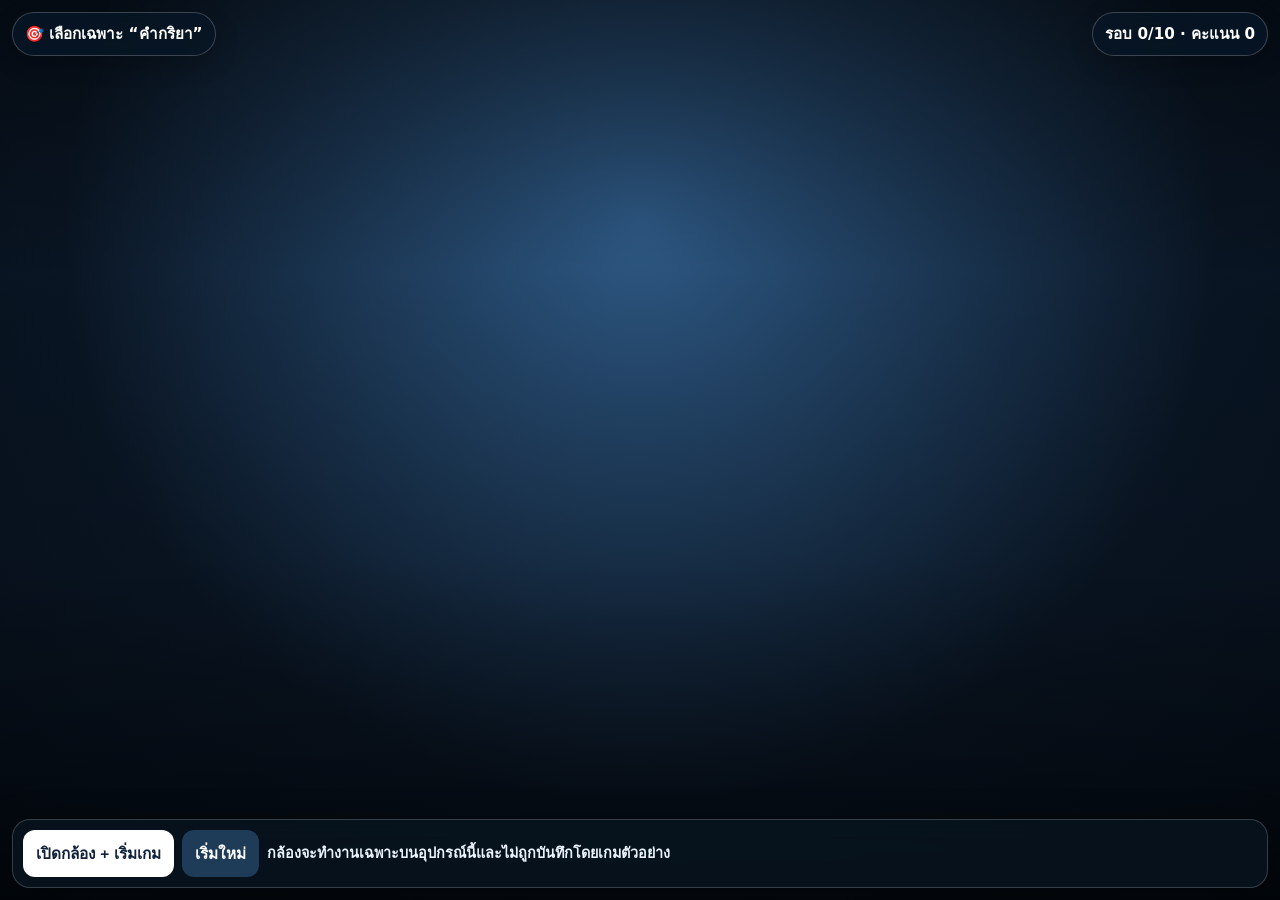
<file: examples/ar-word-hunt.html>
<!doctype html>
<html lang="th">
<head><meta charset="utf-8"><meta name="viewport" content="width=device-width,initial-scale=1,viewport-fit=cover">
<title>AR Word Hunt</title>
<style>
*{box-sizing:border-box}html,body{width:100%;height:100%;margin:0}body{font-family:system-ui,-apple-system,"Segoe UI",sans-serif;background:#08121f;color:white;overflow:hidden;touch-action:manipulation}
video,.fallback{position:fixed;inset:0;width:100%;height:100%;object-fit:cover}.fallback{background:radial-gradient(circle at 50% 25%,#315f8e,#0a1625 62%,#06101c)}.shade{position:fixed;inset:0;background:linear-gradient(180deg,#0007 0,#0001 30%,#0002 62%,#0009 100%)}
.hud{position:fixed;top:max(12px,env(safe-area-inset-top));left:12px;right:12px;display:flex;gap:8px;justify-content:space-between;align-items:flex-start;z-index:3}.pill{max-width:calc(50% - 4px);background:#081625d9;border:1px solid #ffffff35;padding:9px 12px;border-radius:999px;backdrop-filter:blur(12px);font-size:clamp(.75rem,2.7vw,.95rem);font-weight:700;box-shadow:0 8px 24px #0003}
.target{position:fixed;z-index:4;width:min(27vw,240px);min-height:58px;padding:12px 10px;border:2px solid #ffffffa0;border-radius:18px;background:#fffffff0;color:#10213b;font-weight:850;font-size:clamp(16px,3.6vw,28px);box-shadow:0 12px 32px #0006;cursor:pointer;display:grid;place-items:center;text-align:center;backdrop-filter:blur(8px);transition:transform .12s ease}.target:active{transform:scale(.96)}
.target{touch-action:manipulation;user-select:none;-webkit-user-select:none;pointer-events:auto}
.target.is-correct{background:#dcfce7;color:#14532d;border-color:#22c55e;transform:scale(1.04)}
.target.is-wrong{background:#fee2e2;color:#7f1d1d;border-color:#ef4444}
.target.is-disabled{pointer-events:none;opacity:.82}
.panel{position:fixed;left:12px;right:12px;bottom:max(12px,env(safe-area-inset-bottom));z-index:5;display:flex;align-items:center;gap:8px;flex-wrap:wrap;background:#07131fe6;border:1px solid #ffffff30;border-radius:18px;padding:10px;backdrop-filter:blur(14px);box-shadow:0 12px 38px #0006}.panel button{border:0;border-radius:12px;padding:11px 13px;font-size:clamp(.8rem,2.8vw,.96rem);font-weight:750;cursor:pointer}.primary{background:#fff;color:#10213b}.panel>button:not(.primary){background:#1e3b58;color:#fff}#msg{flex:1 1 250px;min-width:0;font-weight:700;font-size:clamp(.74rem,2.6vw,.9rem);line-height:1.4;color:#eaf3fb}
@media(max-width:600px){.hud{flex-direction:column;align-items:stretch}.pill{max-width:none;width:fit-content}.pill:last-child{align-self:flex-end}.target{width:29vw;min-height:54px;padding:9px 6px;border-radius:14px}.panel{gap:6px}.panel button{flex:1}.panel #msg{flex-basis:100%;text-align:center}}
@media(max-width:380px){.target{font-size:15px}.panel{left:8px;right:8px}.hud{left:8px;right:8px}}
@media(max-height:500px) and (orientation:landscape){.hud{top:8px}.panel{bottom:8px;max-width:700px;margin:auto}.target{min-height:46px}.pill{padding:6px 10px}}
@media(prefers-reduced-motion:reduce){*{transition:none!important}}
</style></head>
<body>
<div class="fallback" id="fallback"></div><video id="cam" autoplay playsinline muted></video><div class="shade"></div>
<div class="hud"><div class="pill">🎯 เลือกเฉพาะ “คำกริยา”</div><div class="pill" id="stat">รอบ 0/10 · คะแนน 0</div></div>
<div id="arena"></div>
<div class="panel"><button class="primary" id="start">เปิดกล้อง + เริ่มเกม</button><button id="restart">เริ่มใหม่</button><span id="msg">กล้องจะทำงานเฉพาะบนอุปกรณ์นี้และไม่ถูกบันทึกโดยเกมตัวอย่าง</span></div>
<script>
"use strict";

const correct=["วิ่ง","อ่าน","เขียน","เดิน","นอน","กระโดด","ร้อง","ว่ายน้ำ","เต้น","ยิ้ม"];
const decoy=["ครู","บ้าน","โรงเรียน","แมว","หนังสือ","โต๊ะ","ดินสอ","ต้นไม้","รถ","ปลา"];

const arena=document.getElementById("arena");
const msg=document.getElementById("msg");
const stat=document.getElementById("stat");
const cam=document.getElementById("cam");
const fallback=document.getElementById("fallback");
const startBtn=document.getElementById("start");
const restartBtn=document.getElementById("restart");

let score=0;
let round=0;
let active=false;
let answerLocked=false;
let stream=null;
let nextTimer=null;

async function camera(){
  if(stream) return true;
  if(!navigator.mediaDevices?.getUserMedia){
    msg.textContent="อุปกรณ์นี้ไม่รองรับ Camera API — ใช้โหมดพื้นหลังสำรอง";
    return false;
  }
  try{
    stream=await navigator.mediaDevices.getUserMedia({
      video:{facingMode:"user"},
      audio:false
    });
    cam.srcObject=stream;
    fallback.style.display="none";
    return true;
  }catch(e){
    console.warn("Camera unavailable:",e);
    msg.textContent="เปิดกล้องไม่ได้ — เกมยังเล่นได้ด้วยพื้นหลังสำรอง";
    return false;
  }
}

function r(a){
  return a[Math.floor(Math.random()*a.length)];
}

function updateStat(){
  stat.textContent=`รอบ ${Math.min(round,10)}/10 · คะแนน ${score}`;
}

function placeTarget(button,index){
  // Keep targets away from the bottom control panel and top HUD.
  const columns=[10,39,68];
  button.style.left=(columns[index]+Math.random()*4)+"vw";
  button.style.top=(27+Math.random()*34)+"vh";
}

function spawn(){
  clearTimeout(nextTimer);
  arena.innerHTML="";
  answerLocked=false;

  if(round>=10){
    active=false;
    updateStat();
    msg.textContent=`🎉 จบเกม! คะแนน ${score} — อธิบายว่าคำกริยาคืออะไรให้เพื่อนฟัง`;
    return;
  }

  round++;
  updateStat();
  msg.textContent="แตะคำที่เป็นคำกริยา";

  const words=[r(correct),r(decoy),r(decoy)].sort(()=>Math.random()-.5);

  words.forEach((word,index)=>{
    const button=document.createElement("button");
    button.type="button";
    button.className="target";
    button.textContent=word;
    button.dataset.word=word;
    button.setAttribute("aria-label",`เลือกคำ ${word}`);
    placeTarget(button,index);
    arena.appendChild(button);
  });
}

function chooseTarget(button){
  if(!active || answerLocked || !button) return;

  answerLocked=true;
  const word=button.dataset.word || button.textContent.trim();
  const isCorrect=correct.includes(word);

  [...arena.querySelectorAll(".target")].forEach(el=>{
    el.classList.add("is-disabled");
  });

  if(isCorrect){
    score+=10;
    button.classList.remove("is-disabled");
    button.classList.add("is-correct");
    msg.textContent=`✅ "${word}" เป็นคำกริยา +10`;
  }else{
    score=Math.max(0,score-5);
    button.classList.remove("is-disabled");
    button.classList.add("is-wrong");
    msg.textContent=`❌ "${word}" ไม่ใช่คำกริยา -5`;
  }

  updateStat();

  // Advance automatically after feedback is visible.
  nextTimer=setTimeout(spawn,800);
}

// Event delegation makes mouse, touch and stylus taps reliable,
// even when target buttons are recreated every round.
arena.addEventListener("pointerup",(event)=>{
  const button=event.target.closest(".target");
  if(!button) return;
  event.preventDefault();
  chooseTarget(button);
});

// Keyboard / browsers that synthesize click without PointerEvent.
arena.addEventListener("click",(event)=>{
  if(window.PointerEvent) return;
  const button=event.target.closest(".target");
  if(!button) return;
  chooseTarget(button);
});

async function startGame(){
  startBtn.disabled=true;
  startBtn.textContent="กำลังเปิดกล้อง...";
  await camera();
  score=0;
  round=0;
  active=true;
  answerLocked=false;
  startBtn.textContent="เปิดกล้อง + เริ่มใหม่";
  startBtn.disabled=false;
  spawn();
}

startBtn.addEventListener("click",startGame);
restartBtn.addEventListener("click",()=>{
  score=0;
  round=0;
  active=true;
  answerLocked=false;
  spawn();
});

document.addEventListener("visibilitychange",()=>{
  if(document.visibilityState==="hidden") clearTimeout(nextTimer);
});
</script></body></html>
</file>
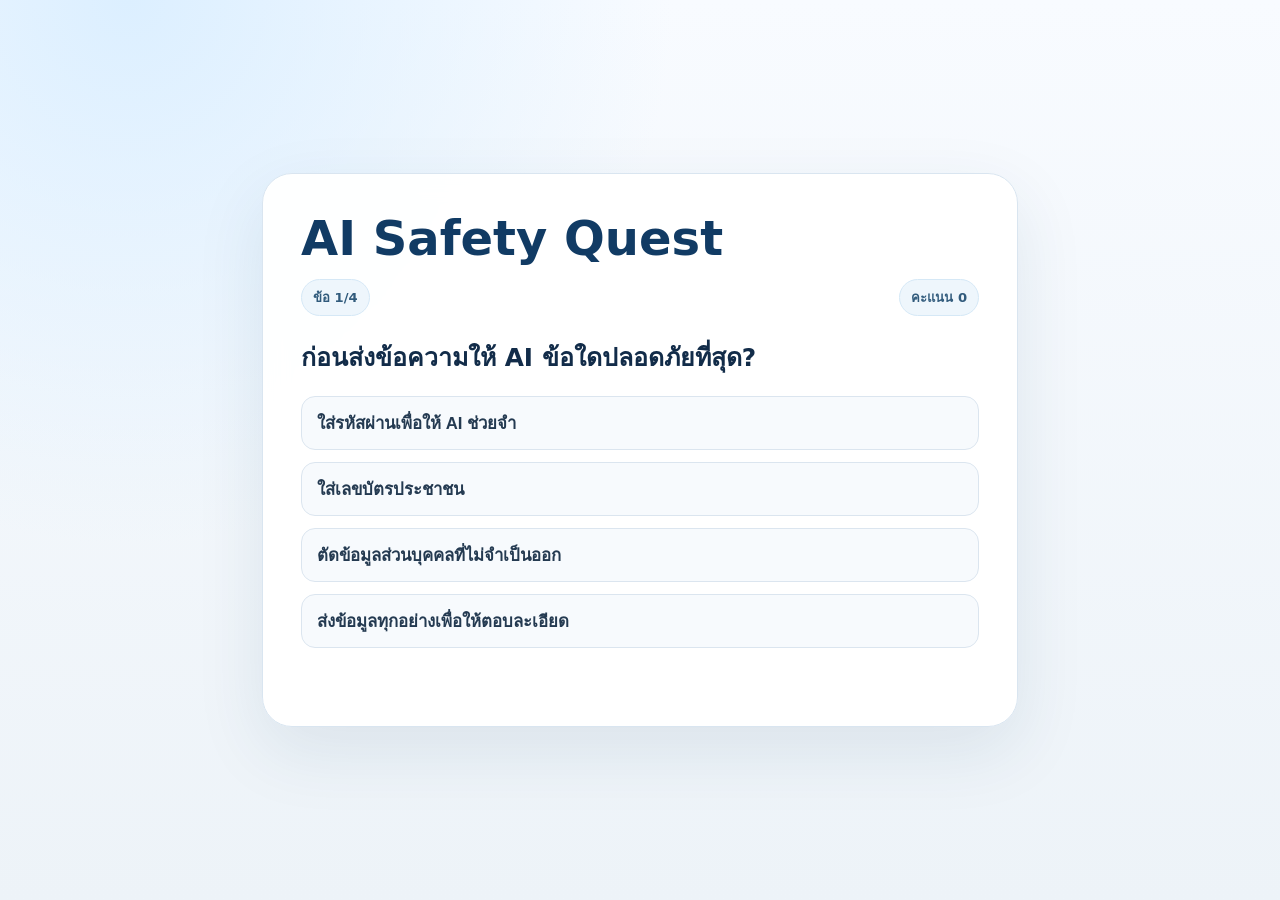
<file: examples/interactive-quiz.html>
<!doctype html>
<html lang="th">
<head>
<meta charset="utf-8"><meta name="viewport" content="width=device-width,initial-scale=1,viewport-fit=cover">
<title>AI Safety Quest</title>
<style>
:root{--ink:#122c49;--primary:#164a78;--accent:#168567;--soft:#eef5fb;--border:#d9e5f0}
*{box-sizing:border-box}body{font-family:system-ui,-apple-system,"Segoe UI",sans-serif;margin:0;min-height:100svh;color:var(--ink);background:radial-gradient(circle at 10% 0,#dcefff 0,transparent 34rem),linear-gradient(180deg,#f8fbff,#edf3f8);display:grid;place-items:center}
.wrap{width:min(820px,100%);padding:clamp(14px,4vw,32px)}.card{background:#fffffff2;border:1px solid var(--border);border-radius:clamp(20px,4vw,30px);padding:clamp(20px,5vw,38px);box-shadow:0 24px 70px #163b6018;backdrop-filter:blur(12px)}
h1{font-size:clamp(1.8rem,6vw,3rem);line-height:1.1;margin:0 0 14px;color:#113b64}h2{font-size:clamp(1.15rem,3.6vw,1.55rem);line-height:1.45;margin:24px 0 14px}.top{display:flex;justify-content:space-between;gap:10px;flex-wrap:wrap}.badge{background:#eef6fc;border:1px solid #d5e8f6;padding:7px 11px;border-radius:999px;color:#315b7c;font-weight:700;font-size:.82rem}
button{width:100%;min-height:52px;padding:13px 15px;margin:6px 0;border:1px solid #dbe5ef;border-radius:14px;background:#f7fafd;color:#243a51;font-size:clamp(.92rem,2.6vw,1.05rem);font-weight:650;cursor:pointer;text-align:left;transition:.16s ease}button:hover{transform:translateY(-1px);border-color:#aac9df;background:#fff;box-shadow:0 8px 18px #173d6310}button:disabled{cursor:default;opacity:.88}.primary{background:linear-gradient(135deg,#123f6b,#1d6aa5);color:white;text-align:center;border:0;box-shadow:0 9px 24px #123f6b29}.fb{min-height:34px;padding:8px 0;font-weight:750}.good{color:#087a55}.bad{color:#b23a2b}
@media(max-width:520px){body{place-items:start center}.wrap{padding:10px}.card{border-radius:18px;padding:18px}.top{align-items:stretch}.badge{flex:1;text-align:center}h2{margin-top:20px}button{min-height:50px;border-radius:12px}}
@media(prefers-reduced-motion:reduce){*{transition:none!important}}
</style>
</head><body><div class="wrap"><div class="card">
<h1>AI Safety Quest</h1><div class="top"><span class="badge" id="progress"></span><span class="badge" id="score"></span></div>
<h2 id="q"></h2><div id="opts"></div><div class="fb" id="fb"></div><button class="primary" id="next" hidden>ข้อต่อไป</button>
</div></div>
<script>
// ครูแก้คำถามใน array นี้ได้ทันที
const questions=[
 {q:"ก่อนส่งข้อความให้ AI ข้อใดปลอดภัยที่สุด?",a:["ใส่รหัสผ่านเพื่อให้ AI ช่วยจำ","ใส่เลขบัตรประชาชน","ตัดข้อมูลส่วนบุคคลที่ไม่จำเป็นออก","ส่งข้อมูลทุกอย่างเพื่อให้ตอบละเอียด"],correct:2,ex:"แชร์เฉพาะข้อมูลที่จำเป็นต่อภารกิจ"},
 {q:"ถ้า AI ให้ข้อมูลที่ดูน่าเชื่อถือมาก เราควรทำอย่างไร?",a:["เชื่อทันที","ตรวจสอบกับแหล่งที่เหมาะสม","คัดลอกส่งต่อทันที","ไม่ต้องอ่าน"],correct:1,ex:"AI อาจตอบผิด จึงควรตรวจสอบข้อเท็จจริงสำคัญ"},
 {q:"ข้อใดเป็นการใช้ AI เพื่อช่วยคิด ไม่ใช่คิดแทนทั้งหมด?",a:["ให้ทำทุกอย่างและไม่อ่าน","ให้เสนอไอเดีย แล้วเราเลือกและปรับ","ส่งคำตอบเป็นงานทันที","ไม่ตรวจผลลัพธ์"],correct:1,ex:"ผู้เรียนควรเข้าใจและอธิบายผลงานของตนเองได้"},
 {q:"เว็บไซต์ขอเปิดกล้องเพื่อเล่นเกม AR ควรทำอย่างไร?",a:["อนุญาตทุกเว็บ","ดูว่าจำเป็นไหมและเป็นเว็บที่เชื่อถือได้","เปิดกล้องไว้ตลอด","ส่งวิดีโอให้ทุกคน"],correct:1,ex:"สิทธิ์กล้องควรถูกใช้เท่าที่จำเป็นและผู้ใช้ต้องรู้เหตุผล"}
];
let i=0, score=0, locked=false;
const $=id=>document.getElementById(id);
function render(){
 locked=false;$("next").hidden=true;$("fb").textContent="";$("opts").innerHTML="";
 $("progress").textContent=`ข้อ ${i+1}/${questions.length}`;$("score").textContent=`คะแนน ${score}`;
 $("q").textContent=questions[i].q;
 questions[i].a.forEach((t,idx)=>{let b=document.createElement("button");b.textContent=t;b.onclick=()=>answer(idx,b);$("opts").appendChild(b)});
}
function answer(idx,b){
 if(locked)return;locked=true;let ok=idx===questions[i].correct;if(ok){score+=10;$("fb").textContent="ถูกต้อง — "+questions[i].ex;$("fb").className="fb good"}else{$("fb").textContent="ลองใหม่ในครั้งหน้า — "+questions[i].ex;$("fb").className="fb bad"}
 [...$("opts").children].forEach((x,j)=>{if(j===questions[i].correct)x.style.outline="3px solid #30a46c";x.disabled=true});
 $("score").textContent=`คะแนน ${score}`;$("next").hidden=false;
}
$("next").onclick=()=>{i++;if(i<questions.length)render();else{$("q").textContent=`จบเกม — ${score}/${questions.length*10}`;$("opts").innerHTML="";$("fb").textContent="อธิบาย 1 สิ่งที่คุณจะทำก่อนเชื่อคำตอบของ AI";$("next").textContent="เล่นใหม่";$("next").hidden=false;$("next").onclick=()=>location.reload();}}
render();
</script></body></html>
</file>
